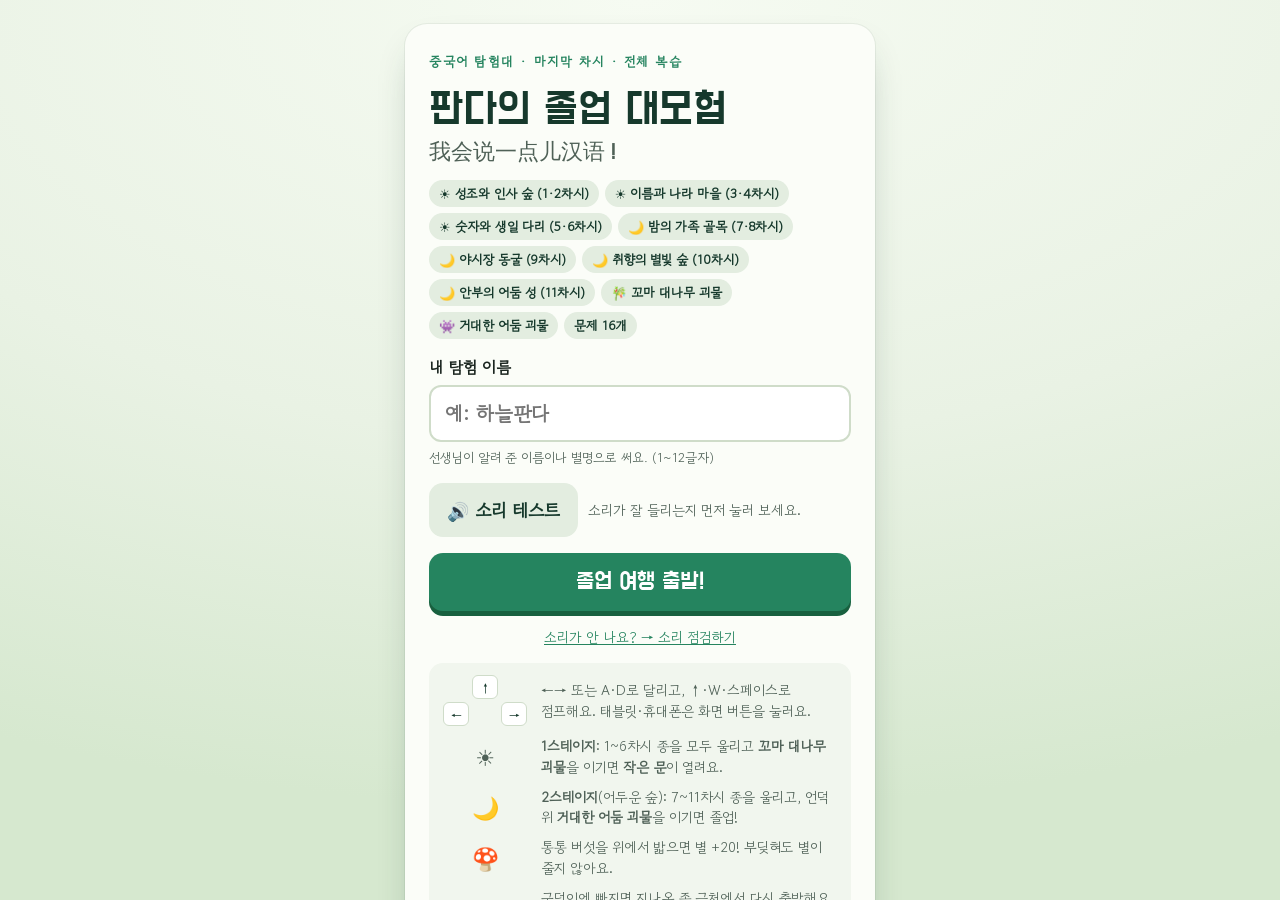
<file: index.html>
<!doctype html>
<html lang="ko">
<head>
<meta charset="utf-8">
<meta name="viewport" content="width=device-width, initial-scale=1, viewport-fit=cover">
<meta name="theme-color" content="#16392c">
<title>판다의 졸업 대모험</title>
<link rel="preconnect" href="https://fonts.googleapis.com">
<link rel="stylesheet" href="https://fonts.googleapis.com/css2?family=Do+Hyeon&family=Gowun+Dodum&family=Noto+Sans:wght@500;700&display=swap">
<link rel="stylesheet" href="style.css">
</head>
<body>
<div id="app">

  <!-- 시작 화면 -->
  <section id="startScreen" class="screen">
    <div class="card">
      <div class="eyebrow" id="stageLabel">중국어 탐험대 · 마지막 차시</div>
      <h1 id="gameTitle">판다의 졸업 대모험<small>我会说一点儿汉语！</small></h1>
      <div class="zonelist" id="zoneList"></div>
      <div id="resumeBox" class="row" hidden>
        <button class="btn primary" id="resumeBtn" type="button">이어서 하기</button>
        <button class="btn ghost" id="newBtn" type="button">처음부터</button>
      </div>
      <div id="newBox" class="stack">
        <label class="field" for="nameInput">내 탐험 이름
          <input type="text" id="nameInput" maxlength="12" autocomplete="off" placeholder="예: 하늘판다">
          <span class="help">선생님이 알려 준 이름이나 별명으로 써요. (1~12글자)</span>
        </label>
        <div class="row">
          <button class="btn" id="testBtn" type="button">🔊 소리 테스트</button>
          <span id="testResult" class="note">소리가 잘 들리는지 먼저 눌러 보세요.</span>
        </div>
        <button class="btn primary" id="startBtn" type="button">졸업 여행 출발!</button>
      </div>
      <a class="checklink" href="sound-check.html">소리가 안 나요? → 소리 점검하기</a>
      <div class="controls-pic">
        <div class="keys"><i class="x"></i><i>↑</i><i class="x"></i><i>←</i><i class="x"></i><i>→</i></div>
        <div>←→ 또는 A·D로 달리고, ↑·W·스페이스로 점프해요. 태블릿·휴대폰은 화면 버튼을 눌러요.</div>
        <div class="ico">☀️</div><div><b>1스테이지</b>: 1~6차시 종을 모두 울리고 <b>꼬마 대나무 괴물</b>을 이기면 <b>작은 문</b>이 열려요.</div>
        <div class="ico">🌙</div><div><b>2스테이지</b>(어두운 숲): 7~11차시 종을 울리고, 언덕 위 <b>거대한 어둠 괴물</b>을 이기면 졸업!</div>
        <div class="ico">🍄</div><div>통통 버섯을 위에서 밟으면 별 +20! 부딪혀도 별이 줄지 않아요.</div>
        <div class="ico">🕳️</div><div>구덩이에 빠지면 지나온 종 근처에서 다시 출발해요. <b>?</b> 상자는 아래에서 머리로 치면 별 점수!</div>
      </div>
    </div>
  </section>

  <!-- 이야기 -->
  <section id="storyScreen" class="screen" hidden>
    <div class="card story-panel">
      <canvas id="storyCanvas" width="440" height="300"></canvas>
      <p class="story-text" id="storyText"></p>
      <div class="dots" id="storyDots"></div>
      <div class="row center">
        <button class="btn ghost" id="skipBtn" type="button">건너뛰기</button>
        <button class="btn primary" id="nextBtn" type="button">다음</button>
      </div>
    </div>
  </section>

  <!-- 게임 -->
  <section id="play" hidden>
    <header id="hud">
      <div class="scorebox"><span class="lab">학습</span><b id="learnScore">0</b></div>
      <div class="scorebox"><span class="lab">별</span><b id="starScore">0</b></div>
      <div class="zonebox"><span class="lab" id="zoneName">성조 숲</span><div class="bells" id="bells" aria-label="이 구역에서 울린 종"></div></div>
      <div class="totalbox"><span class="lab" id="stageTag">STAGE 1 ☀️</span><b id="total">0/16</b></div>
      <div class="spacer"></div>
      <div class="who" id="who"></div>
      <button class="hud-btn" id="soundBtn" type="button" aria-label="소리 설정"><svg viewBox="0 0 24 24" fill="none" stroke="currentColor" stroke-width="2" stroke-linecap="round"><path d="M4 9h4l5-4v14l-5-4H4z"/><path d="M16 9a4 4 0 0 1 0 6M18.5 6.5a8 8 0 0 1 0 11"/></svg></button>
      <span class="netdot off" id="netDot" role="img" aria-label="이 기기에만 저장 중" title="이 기기에만 저장 중"></span>
      <button class="hud-btn" id="rankBtn" type="button" aria-label="반 순위">🏆</button>
      <button class="hud-btn" id="helpBtn" type="button" aria-label="도움말"><svg viewBox="0 0 24 24" fill="none" stroke="currentColor" stroke-width="2" stroke-linecap="round"><circle cx="12" cy="12" r="9"/><path d="M9.5 9.5a2.5 2.5 0 1 1 3.5 2.3c-.6.3-1 .8-1 1.5V14"/><circle cx="12" cy="17" r=".6" fill="currentColor"/></svg></button>
    </header>
    <div id="stage">
      <canvas id="game" aria-label="판다 횡스크롤 게임 화면"></canvas>
      <div id="flash" aria-hidden="true"></div>
      <div id="curtain" aria-live="polite"></div>
      <div id="toast" role="status" aria-live="polite" hidden></div>
      <div id="pad" hidden>
        <div class="pad-move">
          <button type="button" data-key="left" aria-label="왼쪽으로"><svg viewBox="0 0 24 24"><path d="M6 12l10-8v16z" fill="currentColor"/></svg></button>
          <button type="button" data-key="right" aria-label="오른쪽으로"><svg viewBox="0 0 24 24"><path d="M18 12L8 20V4z" fill="currentColor"/></svg></button>
        </div>
        <button type="button" data-key="jump" class="jump" aria-label="점프">점프</button>
      </div>
    </div>
  </section>

  <!-- 퀴즈 -->
  <section id="quiz" hidden><div class="qbox" id="qbox" role="dialog" aria-modal="true"></div></section>

  <!-- 소리 설정 -->
  <section id="soundPanel" class="panel" hidden>
    <div class="card">
      <h2>소리 설정</h2>
      <div class="slider"><label for="volBgm">배경음악</label><input id="volBgm" type="range" min="0" max="100" value="45"><span id="volBgmV">45</span></div>
      <div class="slider"><label for="volSfx">효과음</label><input id="volSfx" type="range" min="0" max="100" value="70"><span id="volSfxV">70</span></div>
      <div class="slider"><label for="volVoice">중국어 소리</label><input id="volVoice" type="range" min="0" max="100" value="100"><span id="volVoiceV">100</span></div>
      <label class="row" for="muteAll"><input type="checkbox" id="muteAll"> 모든 소리 끄기</label>
      <p class="note" id="voiceSourceNote"></p>
      <label class="field" for="renameInput">탐험 이름 고치기
        <input type="text" id="renameInput" maxlength="12" autocomplete="off">
      </label>
      <div class="row"><button class="btn" id="renameBtn" type="button">이름 저장</button><span class="note" id="renameMsg"></span></div>
      <button class="btn primary" id="soundClose" type="button">닫기</button>
    </div>
  </section>

  <!-- 도움말 -->
  <section id="helpPanel" class="panel" hidden>
    <div class="card">
      <h2>탐험 방법</h2>
      <div class="controls-pic">
        <div class="keys"><i class="x"></i><i>↑</i><i class="x"></i><i>←</i><i class="x"></i><i>→</i></div>
        <div>←→·A·D로 달리고 ↑·W·스페이스로 점프해요.</div>
        <div class="ico">🔔</div><div>스테이지마다 종을 모두 금색으로 만들고 괴물의 O/X 문제를 풀어요. 꼬마 괴물을 이기면 작은 문으로 2스테이지에 가요.</div>
        <div class="ico">📍</div><div>위쪽 길 막대에서 깜박이는 종이 아직 안 푼 곳이에요.</div>
        <div class="ico">🍄</div><div>통통 버섯을 위에서 밟으면 별 +20! 부딪혀도 별은 줄지 않아요.</div>
        <div class="ico">⭐</div><div>보너스 별 점수: <b>?</b> 상자 +20, 계단 꼭대기 <b>황금 대나무</b> +50. 안 모아도 문은 열려요.</div>
        <div class="ico">🕳️</div><div>구덩이에 빠지면 지나온 종 근처에서 다시 출발해요. 움직이는 발판을 타고 건너요!</div>
      </div>
      <div class="contour-ref" id="helpContours"></div>
      <button class="btn primary" id="helpClose" type="button">계속 달리기</button>
    </div>
  </section>

  <!-- 반 순위 -->
  <section id="rankPanel" class="panel" hidden>
    <div class="card">
      <h2>🏆 우리 반 순위</h2>
      <p class="note">총점(학습 점수 + 별 점수) 순서예요. 🔔는 울린 종 수, 🚪는 탐험을 마친 친구예요.</p>
      <div id="rankList"></div>
      <button class="btn primary" id="rankClose" type="button">계속 달리기</button>
    </div>
  </section>

  <!-- 종료 -->
  <section id="endScreen" class="screen" hidden>
    <div class="card">
      <div class="eyebrow">🎓 GRADUATION!</div>
      <h1>중국어 탐험대 졸업을 축하해요!</h1>
      <div class="medal grad"><span>중국어<br>졸업생</span></div>
      <div class="nihao final"><span class="zh">我会说一点儿汉语！</span>
        <div class="grow"><div class="py big">Wǒ huì shuō yìdiǎnr Hànyǔ!</div><div class="note">워 후이 숴 이뎬얼 한위! · 나는 중국어를 조금 말할 수 있어요!</div></div>
        <button class="btn" id="nihaoBtn" type="button" aria-label="듣기">▶</button></div>
      <div class="scores3">
        <div><small>학습 점수</small><b id="endLearn">0</b></div>
        <div><small>별 점수</small><b id="endStar">0</b></div>
        <div class="total"><small>총점</small><b id="endTotal">0</b></div>
      </div>
      <div class="stat"><span id="endName"></span><span id="endFirst"></span></div>
      <div class="zones3" id="endZones"></div>
      <div class="stat"><span>보너스</span><span id="endBonus">-</span></div>
      <div class="locked grad"><b>🎉 <span id="nextName"></span></b><span id="nextLine"></span></div>
      <div class="save" id="saveStatus"></div>
      <div class="endrank" id="endRank" hidden><b>🏆 우리 반 순위 <span id="myRank"></span></b><div id="endRankList"></div></div>
      <div class="row center">
        <button class="btn ghost" id="replayBtn" type="button">어둠의 숲으로 돌아가 달리기</button>
      </div>
    </div>
  </section>
</div>

<script src="firebase-config.js"></script>
<script src="net.js"></script>
<script src="game-data.js"></script>
<script src="game.js"></script>
</body>
</html>
</file>
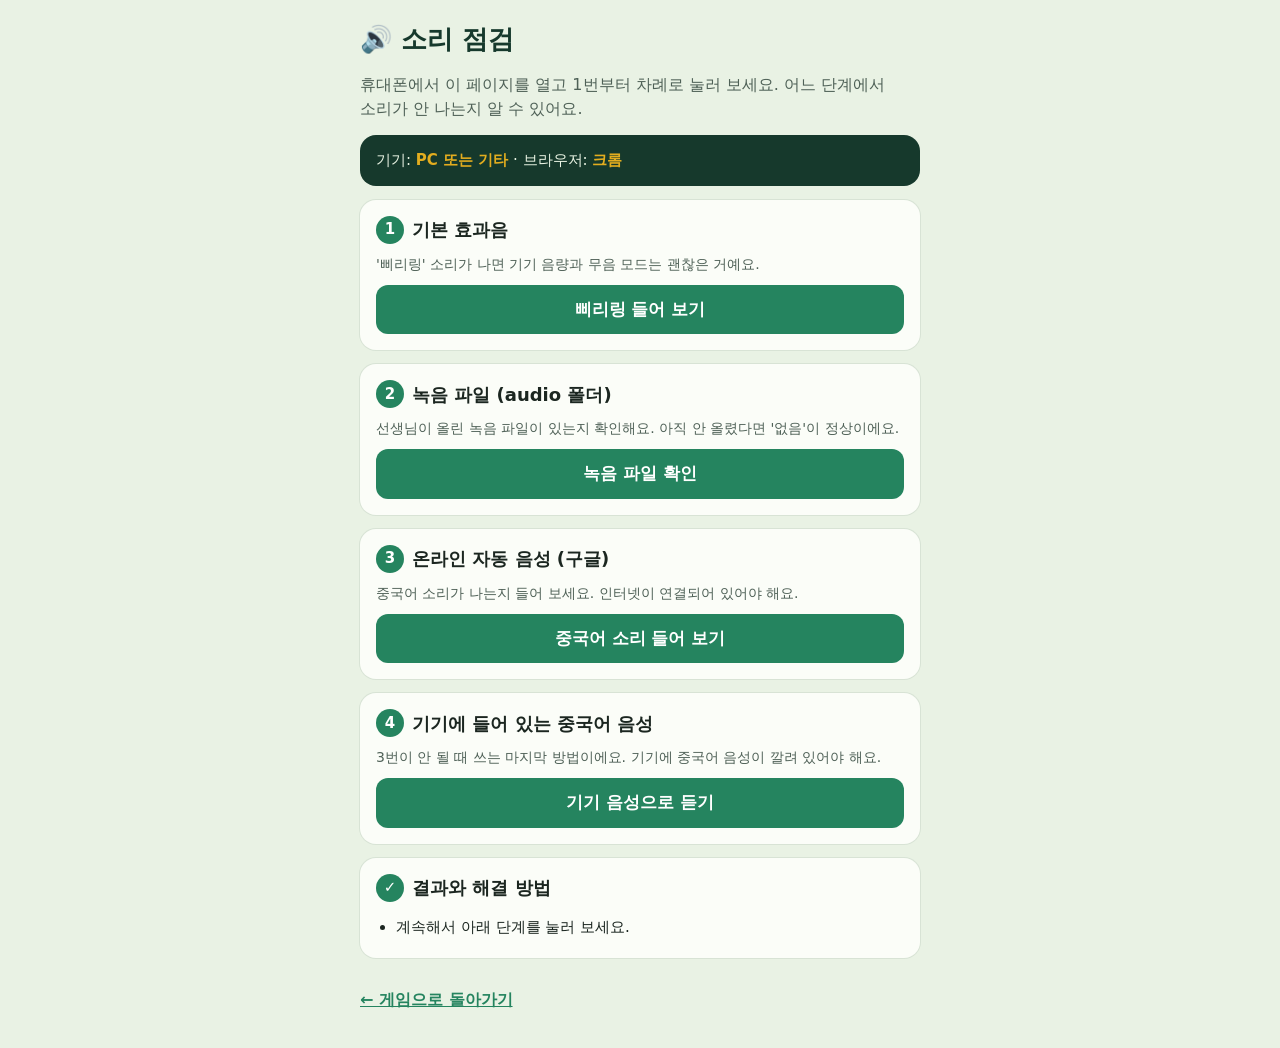
<file: sound-check.html>
<!doctype html>
<html lang="ko">
<head>
<meta charset="utf-8">
<meta name="viewport" content="width=device-width, initial-scale=1, viewport-fit=cover">
<title>소리 점검</title>
<style>
:root{--forest:#16392c;--jade:#25845f;--mist:#e9f2e4;--paper:#fbfdf8;--ink:#1b2620;--soft:#4f6157;--gold:#e3ad1f;--ok:#1f7a4d;--bad:#c9564b;--warn:#8a6200;--line:#cfdcc9;color-scheme:light}
*{box-sizing:border-box}[hidden]{display:none!important}
body{margin:0;background:var(--mist);color:var(--ink);font-family:'Apple SD Gothic Neo','Malgun Gothic',system-ui,sans-serif;word-break:keep-all;line-height:1.5;
  padding-block:20px;padding-left:max(16px,env(safe-area-inset-left,0px));padding-right:max(16px,env(safe-area-inset-right,0px))}
main{max-width:560px;margin:0 auto;display:flex;flex-direction:column;gap:14px}
h1{margin:0;font-size:26px;color:var(--forest)}
.lead{margin:0;color:var(--soft)}
.env{background:var(--forest);color:#eaf4e4;border-radius:16px;padding:14px 16px;font-size:15px}
.env b{color:var(--gold)}
.step{background:var(--paper);border-radius:16px;padding:16px;display:flex;flex-direction:column;gap:10px;box-shadow:0 0 0 1px rgba(22,57,44,.08)}
.step h2{margin:0;font-size:18px;display:flex;gap:8px;align-items:center}
.step h2 span{display:grid;place-items:center;width:28px;height:28px;border-radius:50%;background:var(--jade);color:#fff;font-size:15px;flex:none}
.step p{margin:0;font-size:14px;color:var(--soft)}
button{font:inherit;font-weight:700;font-size:17px;border:0;border-radius:12px;padding:12px 16px;background:var(--jade);color:#fff;min-height:48px;cursor:pointer}
.res{font-size:15px;font-weight:700;padding:8px 12px;border-radius:10px;background:#eef3ec}
.res.ok{background:#dff2e6;color:var(--ok)}.res.bad{background:#fbe3df;color:var(--bad)}.res.warn{background:#fff3cf;color:var(--warn)}
.res:empty{display:none}
ul{margin:0;padding-left:20px;font-size:15px}
li{margin:4px 0}
.ask{display:flex;gap:8px;flex-wrap:wrap}
.ask button{background:#e3ede0;color:var(--forest);font-size:15px;min-height:40px;padding:8px 14px}
a{color:var(--jade);font-weight:700}
</style>
</head>
<body>
<main>
  <h1>🔊 소리 점검</h1>
  <p class="lead">휴대폰에서 이 페이지를 열고 1번부터 차례로 눌러 보세요. 어느 단계에서 소리가 안 나는지 알 수 있어요.</p>
  <div class="env" id="env">기기 확인 중…</div>

  <section class="step">
    <h2><span>1</span>기본 효과음</h2>
    <p>'삐리링' 소리가 나면 기기 음량과 무음 모드는 괜찮은 거예요.</p>
    <button type="button" id="b1">삐리링 들어 보기</button>
    <div class="ask" id="a1" hidden><button type="button" data-a="1" data-v="y">들려요</button><button type="button" data-a="1" data-v="n">안 들려요</button></div>
    <div class="res" id="r1"></div>
  </section>

  <section class="step">
    <h2><span>2</span>녹음 파일 (audio 폴더)</h2>
    <p>선생님이 올린 녹음 파일이 있는지 확인해요. 아직 안 올렸다면 '없음'이 정상이에요.</p>
    <button type="button" id="b2">녹음 파일 확인</button>
    <div class="res" id="r2"></div>
  </section>

  <section class="step">
    <h2><span>3</span>온라인 자동 음성 (구글)</h2>
    <p>중국어 소리가 나는지 들어 보세요. 인터넷이 연결되어 있어야 해요.</p>
    <button type="button" id="b3">중국어 소리 들어 보기</button>
    <div class="ask" id="a3" hidden><button type="button" data-a="3" data-v="y">들려요</button><button type="button" data-a="3" data-v="n">안 들려요</button></div>
    <div class="res" id="r3"></div>
  </section>

  <section class="step">
    <h2><span>4</span>기기에 들어 있는 중국어 음성</h2>
    <p>3번이 안 될 때 쓰는 마지막 방법이에요. 기기에 중국어 음성이 깔려 있어야 해요.</p>
    <button type="button" id="b4">기기 음성으로 듣기</button>
    <div class="ask" id="a4" hidden><button type="button" data-a="4" data-v="y">들려요</button><button type="button" data-a="4" data-v="n">안 들려요</button></div>
    <div class="res" id="r4"></div>
  </section>

  <section class="step">
    <h2><span>✓</span>결과와 해결 방법</h2>
    <div id="advice"><p>위 단계를 눌러 보면 여기에 해결 방법이 나와요.</p></div>
  </section>

  <p><a href="index.html">← 게임으로 돌아가기</a></p>
</main>
<script src="game-data.js"></script>
<script>
(() => {
const D = window.GAME_DATA || { audio:{ onlineVoiceUrl:'https://translate.google.com/translate_tts?ie=UTF-8&tl=zh-CN&client=tw-ob&q=', sounds:{ ma1:{ file:'audio/ma1.mp3', text:'妈' } } } };
const $ = s => document.querySelector(s);
const ua = navigator.userAgent;
const isIOS = /iPhone|iPad|iPod/.test(ua) || (navigator.platform === 'MacIntel' && navigator.maxTouchPoints > 1);
const isAndroid = /Android/.test(ua);
const inApp = /KAKAOTALK|NAVER|Instagram|FBAN|FBAV|Line\/|DaumApps|everytimeApp|; wv\)/i.test(ua);
const appName = /KAKAOTALK/i.test(ua) ? '카카오톡' : /NAVER/i.test(ua) ? '네이버' : /Instagram/i.test(ua) ? '인스타그램' : /FBAN|FBAV/.test(ua) ? '페이스북' : /Line\//.test(ua) ? '라인' : '앱';
const R = {};
const firstId = () => D.audio.sounds.ma1 ? 'ma1' : Object.keys(D.audio.sounds)[0];
const firstFile = () => (D.audio.sounds[firstId()].file || `audio/${firstId()}.mp3`);
$('#env').innerHTML = `기기: <b>${isIOS ? '아이폰·아이패드' : isAndroid ? '안드로이드' : 'PC 또는 기타'}</b> · 브라우저: <b>${inApp ? appName + ' 안의 브라우저' : /CriOS|Chrome/.test(ua) ? '크롬' : /Safari/.test(ua) ? '사파리' : '기타'}</b>`
  + (inApp ? `<br>⚠ ${appName} 안에서 열린 화면은 소리가 막히는 경우가 많아요. 오른쪽 위 메뉴에서 <b>'다른 브라우저로 열기'</b>를 눌러 크롬이나 사파리로 열어 주세요.` : '');

function show(id, cls, html){ const el = $('#r' + id); el.className = 'res ' + cls; el.innerHTML = html; }
function ask(id){ $('#a' + id).hidden = false; }
document.querySelectorAll('[data-a]').forEach(b => b.onclick = () => {
  const id = b.dataset.a, ok = b.dataset.v === 'y'; R[id] = ok ? 'ok' : 'no';
  $('#a' + id).hidden = true;
  show(id, ok ? 'ok' : 'bad', ok ? '✔ 들려요' : '✘ 안 들려요');
  advise();
});

let ctx;
$('#b1').onclick = () => {
  try {
    ctx = ctx || new (window.AudioContext || window.webkitAudioContext)();
    if (ctx.state === 'suspended') ctx.resume();
    const t = ctx.currentTime;
    [659, 784, 988].forEach((f, i) => { const o = ctx.createOscillator(), g = ctx.createGain(); o.frequency.value = f; g.gain.setValueAtTime(.25, t + i*.12); g.gain.exponentialRampToValueAtTime(.001, t + i*.12 + .3); o.connect(g); g.connect(ctx.destination); o.start(t + i*.12); o.stop(t + i*.12 + .35); });
    show(1, 'warn', '소리가 났나요?'); ask(1);
  } catch(e){ R[1] = 'no'; show(1, 'bad', '이 브라우저는 효과음을 낼 수 없어요.'); advise(); }
};

const player = new Audio();
function tryPlay(url){
  return new Promise((res, rej) => {
    let done = false; const fin = (f, v) => { if (!done){ done = true; clearTimeout(to); f(v); } };
    const to = setTimeout(() => fin(rej, 'timeout'), 7000);
    player.onerror = () => fin(rej, 'load');
    player.onplaying = () => fin(res, 'playing');
    player.src = url;
    const p = player.play(); if (p && p.catch) p.catch(err => fin(rej, err && err.name === 'NotAllowedError' ? 'blocked' : 'load'));
  });
}
$('#b2').onclick = async () => {
  show(2, 'warn', '확인 중…');
  try { await tryPlay(firstFile()); R[2] = 'ok'; show(2, 'ok', '✔ 녹음 파일이 있어요. 지금 나오는 소리가 녹음 파일이에요.'); }
  catch(e){ R[2] = 'none'; show(2, e === 'blocked' ? 'bad' : 'warn', e === 'blocked' ? '✘ 브라우저가 재생을 막았어요.' : '녹음 파일 없음 (아직 안 올렸다면 정상이에요)'); }
  advise();
};
$('#b3').onclick = async () => {
  show(3, 'warn', '불러오는 중…');
  try { await tryPlay(D.audio.onlineVoiceUrl + encodeURIComponent((D.audio.sounds.ma1 || Object.values(D.audio.sounds)[0]).text)); show(3, 'warn', '소리가 났나요?'); ask(3); }
  catch(e){ R[3] = e; show(3, 'bad', e === 'blocked' ? '✘ 브라우저가 재생을 막았어요.' : e === 'timeout' ? '✘ 응답이 너무 늦어요. 인터넷 연결을 확인해 주세요.' : '✘ 온라인 음성에 연결하지 못했어요.'); advise(); }
};
function voices(){ return window.speechSynthesis ? speechSynthesis.getVoices() : []; }
if (window.speechSynthesis){ voices(); speechSynthesis.onvoiceschanged = () => {}; }
$('#b4').onclick = () => {
  if (!window.speechSynthesis){ R[4] = 'none'; show(4, 'bad', '✘ 이 브라우저는 기기 음성을 지원하지 않아요.'); advise(); return; }
  const zh = voices().filter(v => /^zh|cmn/i.test(v.lang));
  const u = new SpeechSynthesisUtterance(D.audio.sounds[firstId()].text); u.lang = 'zh-CN'; u.rate = .85;
  const v = zh.find(v => /CN/i.test(v.lang)) || zh[0]; if (v) u.voice = v;
  speechSynthesis.cancel(); speechSynthesis.speak(u);
  if (voices().length && !zh.length){ R[4] = 'none'; show(4, 'bad', '✘ 기기에 중국어 음성이 없어요.'); advise(); return; }
  show(4, 'warn', (v ? `사용한 음성: ${v.name}<br>` : '') + '소리가 났나요?'); ask(4);
};

function advise(){
  const tips = [];
  if (inApp) tips.push(`<b>${appName} 안에서 열려 있어요.</b> 메뉴(⋮ 또는 ···)에서 '다른 브라우저로 열기'를 눌러 크롬이나 사파리로 다시 열어 주세요.`);
  if (R[1] === 'no'){
    tips.push(isIOS ? '<b>아이폰 왼쪽 옆의 무음 스위치</b>가 켜져 있으면(주황색이 보이면) 게임 소리가 안 나요. 스위치를 올려 무음을 꺼 주세요. (아이폰 15 Pro 이상은 동작 버튼 또는 제어 센터의 무음 모드)'
                : '휴대폰 옆 음량 버튼으로 <b>미디어 음량</b>을 올려 주세요. 방해 금지 모드도 꺼 주세요.');
    tips.push('블루투스 이어폰이 연결되어 있지 않은지 확인해 주세요.');
  }
  if (R[3] === 'ok' || R[2] === 'ok') tips.push('✔ 이 기기에서는 게임의 중국어 소리가 들려야 해요. 게임을 <b>새로고침</b>한 뒤, 문제 창의 <b>▶ 듣기</b>를 직접 눌러 보세요.');
  else if (R[3] === 'no' || R[3] === 'load' || R[3] === 'timeout' || R[3] === 'blocked'){
    tips.push('온라인 음성이 이 기기·인터넷에서 막혀 있어요. 학교 와이파이가 막는 경우도 있으니 휴대폰 데이터로도 한 번 시험해 보세요.');
    if (R[4] === 'ok') tips.push('대신 기기 음성(4번)은 되니 게임은 그 소리로 진행돼요. 다만 성조가 검수되지 않은 임시 음성이에요.');
    else tips.push('가장 확실한 해결책은 <b>녹음 파일(MP3)</b>을 audio 폴더에 올리는 거예요 (audio-list.html에 목록이 있어요). 그러면 인터넷 음성이나 기기 음성 없이도 모든 기기에서 같은 소리가 나요.');
  }
  if (R[4] === 'none' && isAndroid) tips.push('안드로이드: 설정 → 일반(또는 접근성) → 텍스트 음성 변환 → Google 음성 엔진 → 언어에서 <b>중국어(중국)</b> 음성을 내려받을 수 있어요.');
  if (R[4] === 'none' && isIOS) tips.push('아이폰: 설정 → 손쉬운 사용 → 읽기 및 말하기 → 음성 → <b>중국어(중국 본토)</b> 음성을 내려받을 수 있어요.');
  if (!tips.length) tips.push('계속해서 아래 단계를 눌러 보세요.');
  $('#advice').innerHTML = '<ul>' + tips.map(t => `<li>${t}</li>`).join('') + '</ul>';
}
advise();
})();
</script>
</body>
</html>
</file>
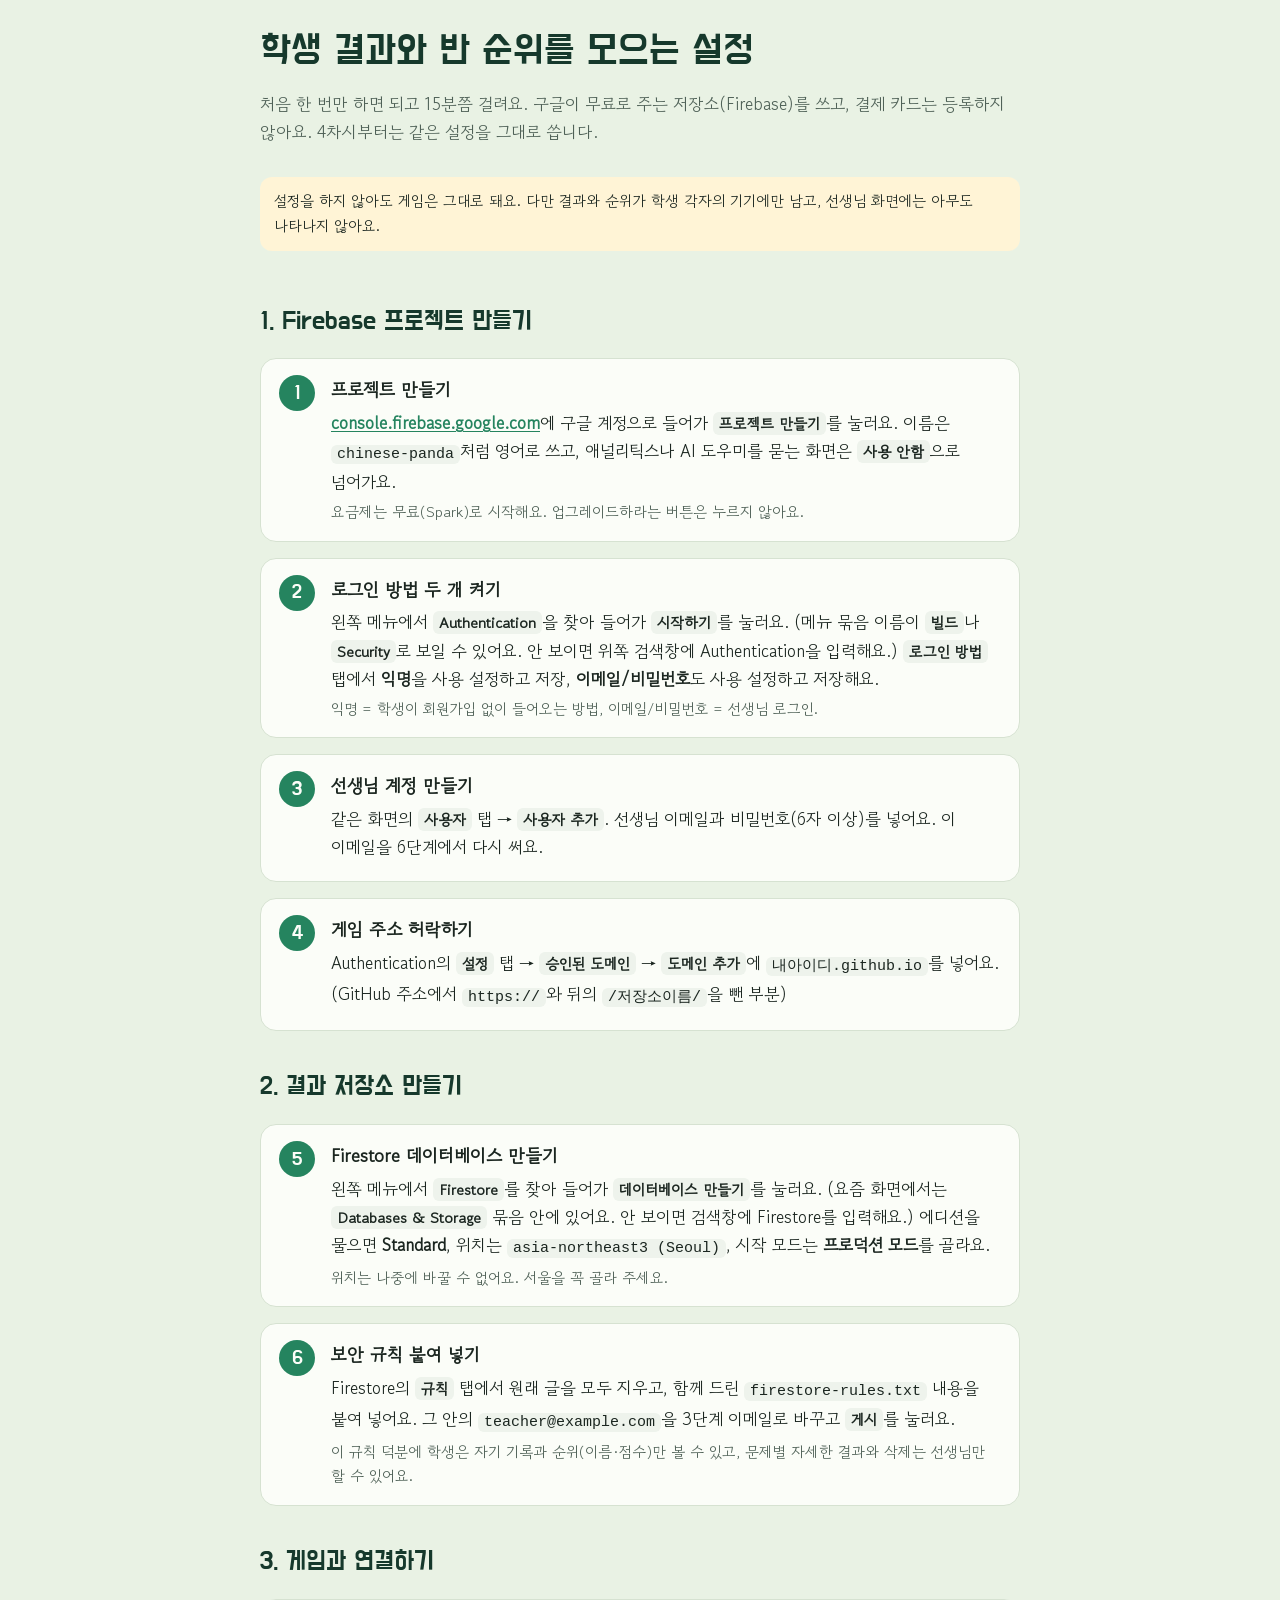
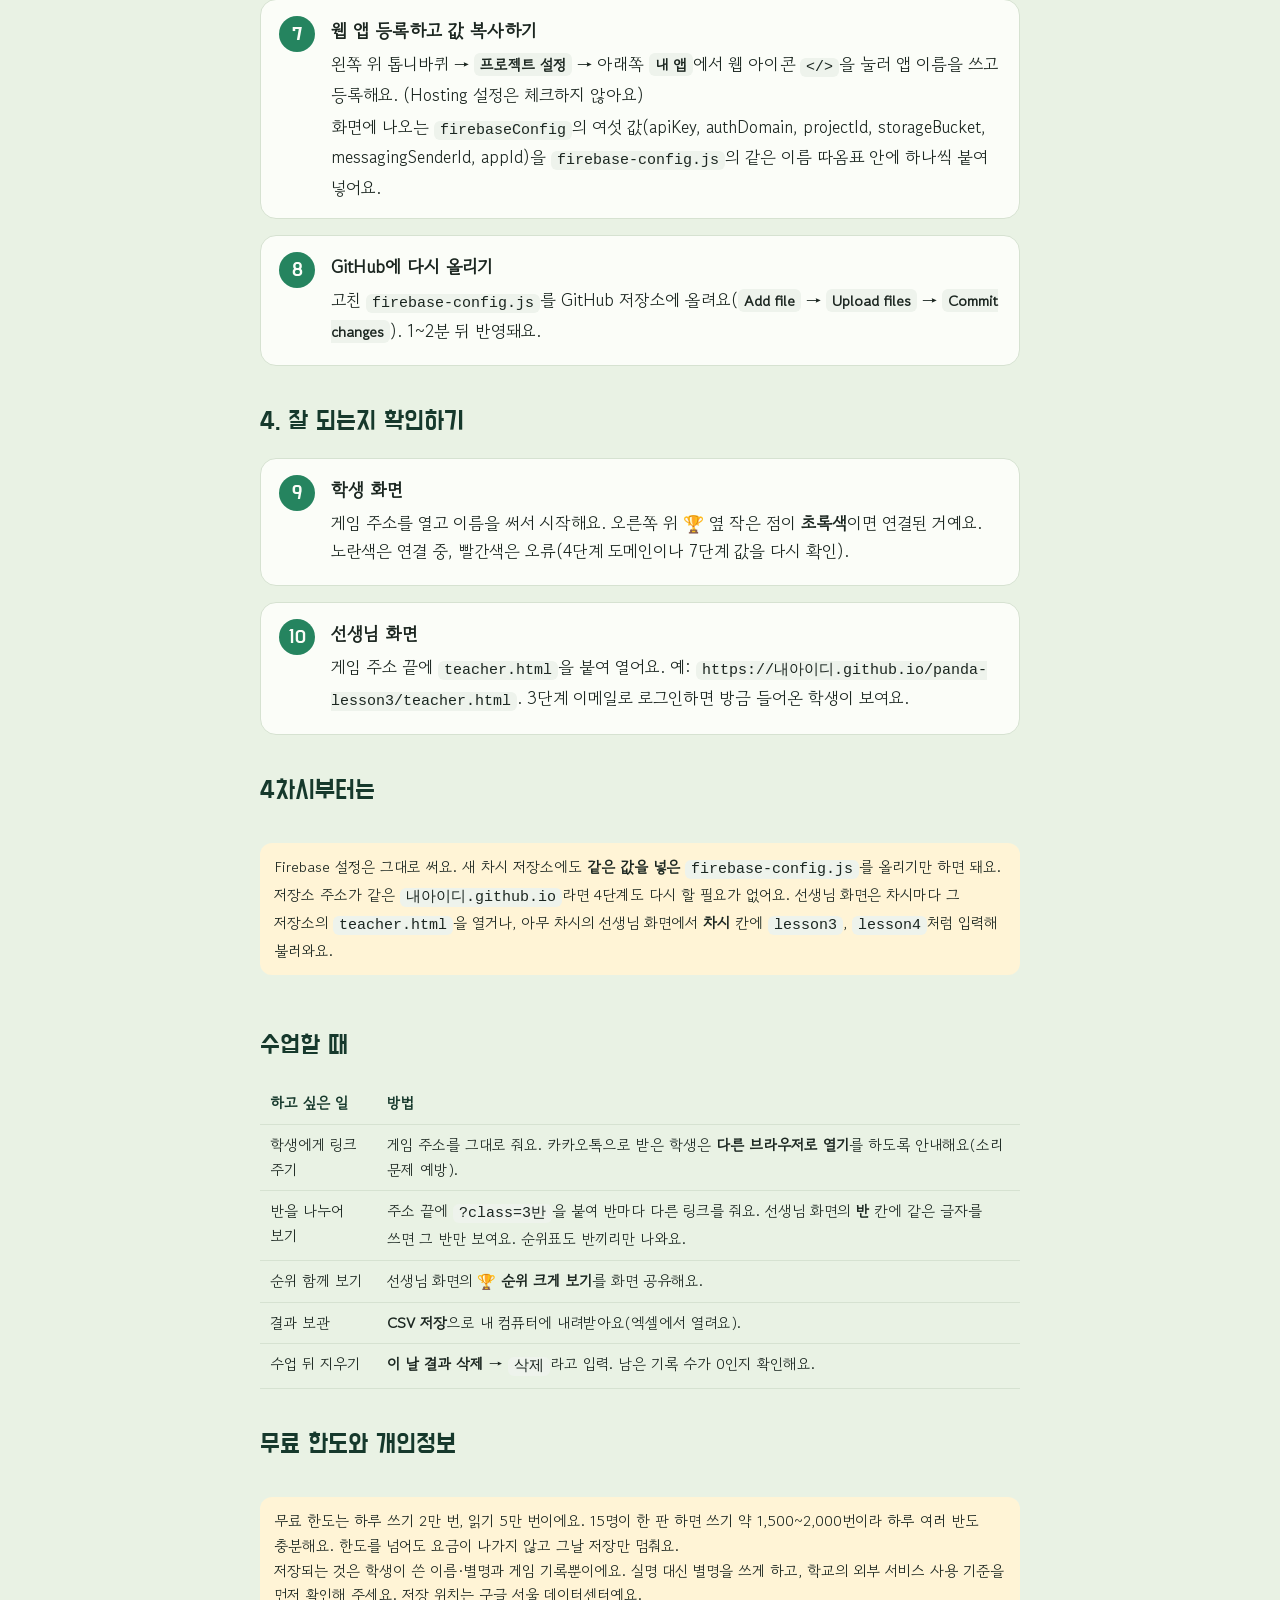
<file: 설정안내.html>
<!doctype html>
<html lang="ko">
<head>
<meta charset="utf-8">
<meta name="viewport" content="width=device-width, initial-scale=1, viewport-fit=cover">
<meta name="claude:viewport-fit-sides" content="cover">
<title>결과 모으기 설정 안내</title>
<link rel="preconnect" href="https://fonts.googleapis.com">
<link rel="stylesheet" href="https://fonts.googleapis.com/css2?family=Do+Hyeon&family=Gowun+Dodum&display=swap">
<style>
/* Layout: one reading column; numbered steps as cards, each with what to click and what you should see. */
:root{--forest:#16392c;--jade:#25845f;--mist:#e9f2e4;--paper:#fbfdf8;--ink:#1b2620;--soft:#4f6157;--gold:#e3ad1f;--line:#d6e2d1;--warn:#fff4d6;--code:#eef3ec;
  --f-display:'Do Hyeon','Gowun Dodum',system-ui,sans-serif;--f-body:'Gowun Dodum','Apple SD Gothic Neo','Malgun Gothic',system-ui,sans-serif}
@media (prefers-color-scheme: dark){:root:not([data-theme="light"]){--forest:#bfe3c9;--jade:#6fcf9b;--mist:#101a15;--paper:#17241d;--ink:#e6efe8;--soft:#a9bdb1;--gold:#f2c14e;--line:#2c3d33;--warn:#3a321b;--code:#22332a;color-scheme:dark}}
:root[data-theme="dark"]{--forest:#bfe3c9;--jade:#6fcf9b;--mist:#101a15;--paper:#17241d;--ink:#e6efe8;--soft:#a9bdb1;--gold:#f2c14e;--line:#2c3d33;--warn:#3a321b;--code:#22332a;color-scheme:dark}
*{box-sizing:border-box}
body{margin:0;background:var(--mist);color:var(--ink);font-family:var(--f-body);font-size:17px;line-height:1.65;word-break:keep-all;
  padding-block:28px;padding-left:max(16px,env(safe-area-inset-left,0px));padding-right:max(16px,env(safe-area-inset-right,0px))}
main{max-width:760px;margin:0 auto;display:flex;flex-direction:column;gap:16px}
h1{font-family:var(--f-display);font-weight:400;font-size:clamp(30px,6vw,40px);line-height:1.15;color:var(--forest);margin:0;text-wrap:balance}
h2{font-family:var(--f-display);font-weight:400;font-size:26px;color:var(--forest);margin:18px 0 0}
.lead{margin:0;color:var(--soft)}
.step{background:var(--paper);border-radius:16px;padding:16px 18px;border:1px solid var(--line);display:grid;grid-template-columns:40px 1fr;gap:4px 12px}
.num{width:36px;height:36px;border-radius:50%;background:var(--jade);color:var(--paper);display:grid;place-items:center;font-family:var(--f-display);font-size:20px;grid-row:span 3}
.step b.t{font-size:18px}
.step p,.step ul{margin:0}
.step ul{padding-left:20px}
.see{color:var(--soft);font-size:15px}
.note{background:var(--warn);border-radius:12px;padding:12px 14px;font-size:15px}
code,kbd{background:var(--code);border-radius:6px;padding:1px 6px;font-size:15px;font-family:ui-monospace,Menlo,Consolas,monospace}
kbd{font-family:var(--f-body);font-weight:700}
table{border-collapse:collapse;width:100%;font-size:15px}
.wrap{overflow-x:auto}
th,td{border-bottom:1px solid var(--line);padding:8px 10px;text-align:left;vertical-align:top}
th{color:var(--forest)}
a{color:var(--jade);font-weight:700}
</style>
</head>
<body>
<main>
  <h1>학생 결과와 반 순위를 모으는 설정</h1>
  <p class="lead">처음 한 번만 하면 되고 15분쯤 걸려요. 구글이 무료로 주는 저장소(Firebase)를 쓰고, 결제 카드는 등록하지 않아요. 4차시부터는 같은 설정을 그대로 씁니다.</p>
  <p class="note">설정을 하지 않아도 게임은 그대로 돼요. 다만 결과와 순위가 학생 각자의 기기에만 남고, 선생님 화면에는 아무도 나타나지 않아요.</p>

  <h2>1. Firebase 프로젝트 만들기</h2>
  <div class="step"><span class="num">1</span><b class="t">프로젝트 만들기</b>
    <p><a href="https://console.firebase.google.com" target="_blank" rel="noopener">console.firebase.google.com</a>에 구글 계정으로 들어가 <kbd>프로젝트 만들기</kbd>를 눌러요. 이름은 <code>chinese-panda</code>처럼 영어로 쓰고, 애널리틱스나 AI 도우미를 묻는 화면은 <kbd>사용 안함</kbd>으로 넘어가요.</p>
    <p class="see">요금제는 무료(Spark)로 시작해요. 업그레이드하라는 버튼은 누르지 않아요.</p></div>
  <div class="step"><span class="num">2</span><b class="t">로그인 방법 두 개 켜기</b>
    <p>왼쪽 메뉴에서 <kbd>Authentication</kbd>을 찾아 들어가 <kbd>시작하기</kbd>를 눌러요. (메뉴 묶음 이름이 <kbd>빌드</kbd>나 <kbd>Security</kbd>로 보일 수 있어요. 안 보이면 위쪽 검색창에 Authentication을 입력해요.) <kbd>로그인 방법</kbd> 탭에서 <b>익명</b>을 사용 설정하고 저장, <b>이메일/비밀번호</b>도 사용 설정하고 저장해요.</p>
    <p class="see">익명 = 학생이 회원가입 없이 들어오는 방법, 이메일/비밀번호 = 선생님 로그인.</p></div>
  <div class="step"><span class="num">3</span><b class="t">선생님 계정 만들기</b>
    <p>같은 화면의 <kbd>사용자</kbd> 탭 → <kbd>사용자 추가</kbd>. 선생님 이메일과 비밀번호(6자 이상)를 넣어요. 이 이메일을 6단계에서 다시 써요.</p></div>
  <div class="step"><span class="num">4</span><b class="t">게임 주소 허락하기</b>
    <p>Authentication의 <kbd>설정</kbd> 탭 → <kbd>승인된 도메인</kbd> → <kbd>도메인 추가</kbd>에 <code>내아이디.github.io</code>를 넣어요. (GitHub 주소에서 <code>https://</code>와 뒤의 <code>/저장소이름/</code>을 뺀 부분)</p></div>

  <h2>2. 결과 저장소 만들기</h2>
  <div class="step"><span class="num">5</span><b class="t">Firestore 데이터베이스 만들기</b>
    <p>왼쪽 메뉴에서 <kbd>Firestore</kbd>를 찾아 들어가 <kbd>데이터베이스 만들기</kbd>를 눌러요. (요즘 화면에서는 <kbd>Databases &amp; Storage</kbd> 묶음 안에 있어요. 안 보이면 검색창에 Firestore를 입력해요.) 에디션을 물으면 <b>Standard</b>, 위치는 <code>asia-northeast3 (Seoul)</code>, 시작 모드는 <b>프로덕션 모드</b>를 골라요.</p>
    <p class="see">위치는 나중에 바꿀 수 없어요. 서울을 꼭 골라 주세요.</p></div>
  <div class="step"><span class="num">6</span><b class="t">보안 규칙 붙여 넣기</b>
    <p>Firestore의 <kbd>규칙</kbd> 탭에서 원래 글을 모두 지우고, 함께 드린 <code>firestore-rules.txt</code> 내용을 붙여 넣어요. 그 안의 <code>teacher@example.com</code>을 3단계 이메일로 바꾸고 <kbd>게시</kbd>를 눌러요.</p>
    <p class="see">이 규칙 덕분에 학생은 자기 기록과 순위(이름·점수)만 볼 수 있고, 문제별 자세한 결과와 삭제는 선생님만 할 수 있어요.</p></div>

  <h2>3. 게임과 연결하기</h2>
  <div class="step"><span class="num">7</span><b class="t">웹 앱 등록하고 값 복사하기</b>
    <p>왼쪽 위 톱니바퀴 → <kbd>프로젝트 설정</kbd> → 아래쪽 <kbd>내 앱</kbd>에서 웹 아이콘 <code>&lt;/&gt;</code>을 눌러 앱 이름을 쓰고 등록해요. (Hosting 설정은 체크하지 않아요)</p>
    <p>화면에 나오는 <code>firebaseConfig</code>의 여섯 값(apiKey, authDomain, projectId, storageBucket, messagingSenderId, appId)을 <code>firebase-config.js</code>의 같은 이름 따옴표 안에 하나씩 붙여 넣어요.</p></div>
  <div class="step"><span class="num">8</span><b class="t">GitHub에 다시 올리기</b>
    <p>고친 <code>firebase-config.js</code>를 GitHub 저장소에 올려요(<kbd>Add file</kbd> → <kbd>Upload files</kbd> → <kbd>Commit changes</kbd>). 1~2분 뒤 반영돼요.</p></div>

  <h2>4. 잘 되는지 확인하기</h2>
  <div class="step"><span class="num">9</span><b class="t">학생 화면</b>
    <p>게임 주소를 열고 이름을 써서 시작해요. 오른쪽 위 🏆 옆 작은 점이 <b>초록색</b>이면 연결된 거예요. 노란색은 연결 중, 빨간색은 오류(4단계 도메인이나 7단계 값을 다시 확인).</p></div>
  <div class="step"><span class="num">10</span><b class="t">선생님 화면</b>
    <p>게임 주소 끝에 <code>teacher.html</code>을 붙여 열어요. 예: <code>https://내아이디.github.io/panda-lesson3/teacher.html</code>. 3단계 이메일로 로그인하면 방금 들어온 학생이 보여요.</p></div>

  <h2>4차시부터는</h2>
  <p class="note">Firebase 설정은 그대로 써요. 새 차시 저장소에도 <b>같은 값을 넣은</b> <code>firebase-config.js</code>를 올리기만 하면 돼요. 저장소 주소가 같은 <code>내아이디.github.io</code>라면 4단계도 다시 할 필요가 없어요. 선생님 화면은 차시마다 그 저장소의 <code>teacher.html</code>을 열거나, 아무 차시의 선생님 화면에서 <b>차시</b> 칸에 <code>lesson3</code>, <code>lesson4</code>처럼 입력해 불러와요.</p>

  <h2>수업할 때</h2>
  <div class="wrap"><table>
    <tr><th>하고 싶은 일</th><th>방법</th></tr>
    <tr><td>학생에게 링크 주기</td><td>게임 주소를 그대로 줘요. 카카오톡으로 받은 학생은 <b>다른 브라우저로 열기</b>를 하도록 안내해요(소리 문제 예방).</td></tr>
    <tr><td>반을 나누어 보기</td><td>주소 끝에 <code>?class=3반</code>을 붙여 반마다 다른 링크를 줘요. 선생님 화면의 <b>반</b> 칸에 같은 글자를 쓰면 그 반만 보여요. 순위표도 반끼리만 나와요.</td></tr>
    <tr><td>순위 함께 보기</td><td>선생님 화면의 <b>🏆 순위 크게 보기</b>를 화면 공유해요.</td></tr>
    <tr><td>결과 보관</td><td><b>CSV 저장</b>으로 내 컴퓨터에 내려받아요(엑셀에서 열려요).</td></tr>
    <tr><td>수업 뒤 지우기</td><td><b>이 날 결과 삭제</b> → <code>삭제</code>라고 입력. 남은 기록 수가 0인지 확인해요.</td></tr>
  </table></div>

  <h2>무료 한도와 개인정보</h2>
  <p class="note">무료 한도는 하루 쓰기 2만 번, 읽기 5만 번이에요. 15명이 한 판 하면 쓰기 약 1,500~2,000번이라 하루 여러 반도 충분해요. 한도를 넘어도 요금이 나가지 않고 그날 저장만 멈춰요.<br>
  저장되는 것은 학생이 쓴 이름·별명과 게임 기록뿐이에요. 실명 대신 별명을 쓰게 하고, 학교의 외부 서비스 사용 기준을 먼저 확인해 주세요. 저장 위치는 구글 서울 데이터센터예요.</p>
</main>
</body>
</html>
</file>
<file: style.css>
/* 중국어 탐험대 STAGE 01 · 화면 꾸미기
   Layout: HUD strip on top, the 16:9 side-scrolling stage fills the rest, touch buttons float over its bottom corners. */
:root{
  --forest:#16392c; --jade:#25845f; --leaf:#9ccc6e; --mist:#e9f2e4; --paper:#fbfdf8;
  --ink:#1b2620; --ink-soft:#4f6157; --gold:#e3ad1f; --pond:#4fa6cc; --miss:#c9564b; --line:#cfdcc9;
  --f-display:'Do Hyeon','Gowun Dodum',system-ui,sans-serif;
  --f-body:'Gowun Dodum','Apple SD Gothic Neo','Malgun Gothic',system-ui,sans-serif;
  --f-pinyin:'Noto Sans','Segoe UI','Helvetica Neue',Arial,sans-serif;
  color-scheme:light;
}
*{box-sizing:border-box}
[hidden]{display:none!important}
html,body{height:100%;margin:0}
body{word-break:keep-all;background:var(--forest);color:var(--ink);font-family:var(--f-body);font-size:16px;overflow:hidden;
  padding-left:env(safe-area-inset-left,0px);padding-right:env(safe-area-inset-right,0px)}
button{font-family:inherit;font-size:inherit;cursor:pointer;color:inherit}
button:focus-visible,input:focus-visible{outline:3px solid var(--pond);outline-offset:2px}
.py{font-family:var(--f-pinyin);font-weight:700}
.py.big{font-size:20px}
.grow{flex:1;min-width:0}
#app{position:relative;height:100%}

/* ---------- 큰 화면들 ---------- */
.screen{position:absolute;inset:0;display:flex;align-items:flex-start;justify-content:center;overflow:auto;z-index:30;
  padding-block:24px;padding-left:max(16px,env(safe-area-inset-left,0px));padding-right:max(16px,env(safe-area-inset-right,0px));
  background:radial-gradient(120% 90% at 50% 0%,#f6fbf2 0%,var(--mist) 55%,#d6e8cf 100%)}
.card{background:var(--paper);border-radius:22px;box-shadow:0 18px 40px -18px rgba(22,57,44,.45),0 0 0 1px rgba(22,57,44,.06);
  width:min(470px,100%);margin:auto 0;padding:28px 24px;display:flex;flex-direction:column;gap:16px}
.stack{display:flex;flex-direction:column;gap:16px}
.eyebrow{font-size:13px;letter-spacing:.12em;color:var(--jade);font-weight:700}
h1{font-family:var(--f-display);font-weight:400;font-size:clamp(32px,8vw,44px);line-height:1.08;color:var(--forest);margin:0;text-wrap:balance}
h1 small{display:block;font-size:.5em;color:var(--ink-soft);margin-top:6px}
h2{font-family:var(--f-display);font-weight:400;font-size:26px;color:var(--forest);margin:0}
label.field{display:flex;flex-direction:column;gap:6px;font-weight:700}
label.field .help{font-weight:400;font-size:13px;color:var(--ink-soft)}
input[type=text]{font:inherit;font-size:20px;padding:12px 14px;border-radius:12px;border:2px solid var(--line);background:#fff;color:var(--ink)}
input[type=text]:focus{border-color:var(--jade);outline:none}
.btn{border:0;border-radius:14px;padding:14px 18px;font-size:18px;font-weight:700;background:#e3ede0;color:var(--forest);min-height:48px}
.btn.primary{background:var(--jade);color:#fff;font-family:var(--f-display);font-weight:400;font-size:24px;box-shadow:0 5px 0 #18603f}
.btn.primary:active{transform:translateY(3px);box-shadow:0 2px 0 #18603f}
.btn.ghost{background:transparent;border:2px solid var(--line)}
.btn:disabled{opacity:.45;cursor:not-allowed}
.row{display:flex;gap:10px;flex-wrap:wrap;align-items:center}
.row.center{justify-content:center}
.note{font-size:14px;color:var(--ink-soft);line-height:1.5}
.badge-temp{display:inline-flex;gap:6px;align-items:center;font-size:12px;padding:4px 8px;border-radius:999px;background:#fff3cf;color:#7a5600}
.badge-ok{background:#dff2e6;color:#165c3c}
.controls-pic{display:grid;grid-template-columns:auto 1fr;gap:10px 14px;align-items:center;font-size:14px;color:var(--ink-soft);
  background:#f1f6ee;border-radius:14px;padding:12px 14px;line-height:1.45}
.controls-pic .ico{font-size:22px;text-align:center}
.keys{display:grid;grid-template-columns:repeat(3,26px);gap:3px}
.keys i{display:grid;place-items:center;width:26px;height:24px;border-radius:6px;background:#fff;border:1px solid var(--line);font-style:normal;font-size:12px;color:var(--forest)}
.keys i.x{visibility:hidden}
.story-panel{align-items:center;text-align:center}
.story-panel canvas{width:220px;height:150px}
.story-text{font-size:20px;line-height:1.55;min-height:3.2em;text-wrap:balance;margin:0}
.dots{display:flex;gap:6px}.dots b{width:8px;height:8px;border-radius:50%;background:var(--line)}.dots b.on{background:var(--jade)}

/* ---------- 게임 화면 ---------- */
#play{position:absolute;inset:0;display:flex;flex-direction:column}
#hud{display:flex;align-items:center;gap:12px;flex-wrap:wrap;background:var(--forest);color:#eaf4e4;z-index:5;
  padding-block:8px;padding-left:max(12px,env(safe-area-inset-left,0px));padding-right:max(12px,env(safe-area-inset-right,0px))}
.scorebox{display:flex;align-items:baseline;gap:6px}
.scorebox .lab{font-size:12px;opacity:.75}
.scorebox b{font-family:var(--f-display);font-weight:400;font-size:24px;color:var(--gold);font-variant-numeric:tabular-nums;min-width:44px}
.bells{display:flex;gap:3px}.bells svg{width:22px;height:22px}
.items{display:flex;gap:4px;flex-wrap:wrap}
.item{font-size:12px;padding:3px 7px;border-radius:999px;background:rgba(255,255,255,.1);color:#cfe3c7;font-family:var(--f-pinyin);font-weight:700}
.item.got{background:var(--gold);color:var(--forest)}
#hud .spacer{flex:1}
#hud .who{font-size:13px;opacity:.8}
.hud-btn{background:rgba(255,255,255,.12);border:0;border-radius:10px;width:40px;height:40px;display:grid;place-items:center;color:#fff}
.hud-btn svg{width:22px;height:22px}
#stage{position:relative;flex:1;min-height:0;display:grid;place-items:center;background:#0f2a20;overflow:hidden}
#game{display:block;touch-action:none;border-radius:6px}
#toast{position:absolute;left:50%;top:16%;transform:translateX(-50%);background:var(--paper);color:var(--forest);padding:10px 18px;border-radius:14px;
  font-weight:700;box-shadow:0 8px 20px rgba(0,0,0,.25);text-align:center;max-width:calc(100% - 32px);z-index:6;font-size:17px}
#pad{position:absolute;inset:auto 0 0 0;display:flex;justify-content:space-between;align-items:flex-end;pointer-events:none;z-index:4;
  padding-bottom:max(14px,env(safe-area-inset-bottom,0px));padding-left:max(14px,env(safe-area-inset-left,0px));padding-right:max(14px,env(safe-area-inset-right,0px))}
#pad button{pointer-events:auto;border:0;border-radius:18px;background:rgba(251,253,248,.85);color:var(--forest);box-shadow:0 4px 0 rgba(22,57,44,.4);
  width:72px;height:68px;display:grid;place-items:center;touch-action:none;user-select:none;-webkit-user-select:none;-webkit-touch-callout:none}
#pad button svg{width:30px;height:30px}
#pad button.on{background:var(--leaf);transform:translateY(2px)}
#pad .pad-move{display:flex;gap:10px}
#pad .jump{width:96px;height:80px;border-radius:50%;background:var(--gold);font-family:var(--f-display);font-size:24px;box-shadow:0 5px 0 #a87d0d}

/* ---------- 퀴즈 창 ---------- */
#quiz{position:absolute;inset:0;background:rgba(14,36,28,.55);display:flex;align-items:center;justify-content:center;z-index:20;
  padding-block:16px;padding-left:max(12px,env(safe-area-inset-left,0px));padding-right:max(12px,env(safe-area-inset-right,0px))}
.qbox{position:relative;background:var(--paper);border-radius:22px;width:min(560px,100%);max-height:100%;overflow:auto;padding:20px;display:flex;flex-direction:column;gap:14px;box-shadow:0 24px 60px rgba(0,0,0,.35)}
.qhead{display:flex;align-items:center;gap:10px}
.qhead .place{font-family:var(--f-display);font-size:22px;color:var(--forest);flex:1}
.qhead .practice{font-size:12px;background:#e3ede0;border-radius:999px;padding:3px 8px;color:var(--forest)}
.qhead .count{font-size:13px;color:var(--ink-soft)}
.qclose{width:40px;height:40px;border-radius:12px;border:0;background:#eef3ec;font-size:20px}
.qtext{font-size:20px;line-height:1.45;font-weight:700;text-wrap:balance}
.listen{display:flex;gap:8px;flex-wrap:wrap}
.listen .btn{font-size:16px;padding:10px 14px}
.listen .btn.play{background:var(--pond);color:#fff;font-size:18px}
.listen .btn.play.pulse{animation:pulse 1s ease-in-out infinite;box-shadow:0 0 0 4px rgba(79,166,204,.35)}
@keyframes pulse{50%{transform:scale(1.06)}}
.checklink{font-size:14px;color:var(--jade);text-align:center}
.srcnote{font-size:12px;color:var(--ink-soft)}
.choices{display:grid;gap:10px}
.choices.c4{grid-template-columns:repeat(4,1fr)}
.choices.c3{grid-template-columns:repeat(3,1fr)}
.choices.c2{grid-template-columns:repeat(2,1fr)}
@media (max-width:520px){.choices.c4{grid-template-columns:repeat(2,1fr)}}
.opt{border:3px solid var(--line);background:#fff;border-radius:16px;padding:10px 8px;display:flex;flex-direction:column;align-items:center;gap:6px;min-height:88px;transition:transform .12s,border-color .12s}
.opt:hover:not(:disabled){transform:translateY(-2px);border-color:var(--jade)}
.opt.wrong{border-color:var(--miss);opacity:.45}
.opt.right{border-color:var(--gold);background:#fff8e1}
.opt .lbl{font-family:var(--f-display);font-size:22px;color:var(--forest)}
.opt .sub{font-size:13px;color:var(--ink-soft)}
.opt svg.contour{width:100%;max-width:110px;height:56px}
.target{display:flex;align-items:center;justify-content:center;gap:14px;background:#f1f6ee;border-radius:16px;padding:12px}
.target .py{font-size:40px;color:var(--forest)}
.target svg{width:90px;height:50px}
.tablet{background:#b9c2bb;border-radius:14px 14px 30px 30px;padding:14px;display:flex;align-items:center;justify-content:center;gap:16px;box-shadow:inset 0 -6px 0 rgba(0,0,0,.12)}
.tablet .py{font-size:38px;color:#2a3530}
.slot{width:86px;height:56px;border-radius:12px;border:3px dashed rgba(42,53,48,.55);display:grid;place-items:center;font-size:13px;color:#2a3530}
.slot.filled{border-style:solid;background:var(--leaf)}
.tube{background:linear-gradient(90deg,#7cae4f,#a9d27a 45%,#6b9d43);border:0;border-radius:14px;min-height:80px;color:var(--forest);
  display:flex;flex-direction:column;align-items:center;justify-content:center;gap:4px;font-weight:700;box-shadow:inset 0 0 0 3px rgba(22,57,44,.18)}
.tube .ring{width:70%;height:4px;border-radius:2px;background:rgba(22,57,44,.35)}
.tube.sel{outline:4px solid var(--pond);outline-offset:2px}
.tube.wrong{opacity:.4}
.tube.heard::after{content:'들었어요';font-size:11px;font-weight:400}
.panda-card{display:flex;flex-direction:column;align-items:center;gap:8px;background:#fff;border:3px solid var(--line);border-radius:16px;padding:10px 6px}
.panda-card svg{width:84px;height:80px}
.panda-card.talk svg{animation:talk .35s ease-in-out 3}
.panda-card.wrong{opacity:.45;border-color:var(--miss)}
.panda-card.right{border-color:var(--gold);background:#fff8e1}
@keyframes talk{50%{transform:translateY(-5px) rotate(-3deg)}}
.panda-card .btn{font-size:14px;padding:8px 10px;min-height:40px;width:100%}
.panda-card .btn.primary{font-size:16px}
.lock{background:#5b4a3a;color:#fff6e5;border-radius:16px;border:0;min-height:96px;display:flex;flex-direction:column;align-items:center;justify-content:center;gap:6px;box-shadow:inset 0 -6px 0 rgba(0,0,0,.25)}
.lock .py{font-size:28px}
.lock svg{width:26px;height:26px}
.lock.wrong{opacity:.4}
.lock.right{background:var(--gold);color:var(--forest)}
.seq{display:flex;gap:4px;justify-content:center;align-items:center}
.seq svg{width:34px;height:24px}
.hint{background:#fff4d6;border-radius:14px;padding:12px 14px;line-height:1.5;display:flex;gap:10px;align-items:flex-start}
.hint b{color:#7a5600}
.feedback{font-family:var(--f-display);font-size:28px;text-align:center}
.feedback:empty{display:none}
.feedback.good{color:var(--jade)}
.feedback.bad{color:var(--miss);font-size:20px;font-family:var(--f-body);font-weight:700}
.contour-ref{display:grid;grid-template-columns:repeat(4,1fr);gap:6px;text-align:center;font-size:12px}
.contour-ref svg{width:100%;height:40px}
.stars{position:absolute;inset:0;pointer-events:none;overflow:hidden;border-radius:22px}
.stars i{position:absolute;width:14px;height:14px;background:var(--gold);clip-path:polygon(50% 0,61% 38%,100% 50%,61% 62%,50% 100%,39% 62%,0 50%,39% 38%);animation:burst 1.1s ease-out forwards}
@keyframes burst{from{transform:translate(0,0) scale(.4);opacity:1}to{transform:translate(var(--dx),var(--dy)) scale(1.2) rotate(160deg);opacity:0}}
.plus{position:absolute;top:44%;left:50%;transform:translate(-50%,-50%);font-family:var(--f-display);font-size:54px;color:var(--gold);text-shadow:0 3px 0 #a87d0d;animation:rise 1.2s ease-out forwards;pointer-events:none}
@keyframes rise{from{opacity:0;transform:translate(-50%,-10%) scale(.6)}20%{opacity:1;transform:translate(-50%,-50%) scale(1.1)}to{opacity:0;transform:translate(-50%,-120%) scale(1)}}

/* ---------- 설정·도움말 ---------- */
.panel{position:absolute;inset:0;background:rgba(14,36,28,.5);display:flex;align-items:center;justify-content:center;z-index:25;
  padding-block:16px;padding-left:max(16px,env(safe-area-inset-left,0px));padding-right:max(16px,env(safe-area-inset-right,0px))}
.panel .card{max-height:100%;overflow:auto}
.slider{display:grid;grid-template-columns:90px 1fr 40px;gap:10px;align-items:center}
.slider input{width:100%;accent-color:var(--jade)}

/* ---------- 종료 화면 ---------- */
.medal{width:120px;height:120px;margin:0 auto;border-radius:50%;background:radial-gradient(circle at 35% 30%,#ffe9a3,var(--gold) 55%,#b98510);
  display:grid;place-items:center;box-shadow:0 0 0 6px #fff,0 0 0 9px var(--gold),0 12px 26px rgba(0,0,0,.25);animation:pop .6s cubic-bezier(.3,1.6,.5,1)}
.medal span{font-family:var(--f-display);color:var(--forest);font-size:20px;text-align:center;line-height:1.1}
@keyframes pop{from{transform:scale(.2)}}
.nihao{display:flex;align-items:center;gap:12px;background:#f1f6ee;border-radius:16px;padding:12px 14px}
.nihao .zh{font-size:34px;color:var(--forest)}
.scores3{display:grid;grid-template-columns:repeat(3,1fr);gap:8px}
.scores3>div{background:#f1f6ee;border-radius:14px;padding:10px;text-align:center}
.scores3 small{display:block;color:var(--ink-soft);font-size:13px}
.scores3 b{font-family:var(--f-display);font-weight:400;font-size:30px;color:var(--forest);font-variant-numeric:tabular-nums}
.scores3 .total{background:var(--forest)}.scores3 .total small{color:#cfe3c7}.scores3 .total b{color:var(--gold)}
.stat{display:flex;justify-content:space-between;align-items:center;padding:8px 2px;border-bottom:1px dashed var(--line);font-size:16px}
.locked{display:flex;flex-direction:column;gap:4px;padding:14px;border:2px dashed #b9b3a0;border-radius:16px;background:#f5f3ea;text-align:center;line-height:1.5}
.locked b{font-family:var(--f-display);font-weight:400;font-size:22px;color:var(--forest)}
.locked span{color:var(--ink-soft);font-size:14px}
.save{font-size:14px;padding:10px 12px;border-radius:12px;background:#eef3ec}

@media (prefers-reduced-motion:reduce){*{animation:none!important;transition:none!important}}
@media (max-width:600px){
  #hud{gap:8px}#hud .who,.items{display:none}
  .scorebox b{font-size:20px;min-width:34px}
  .bells svg{width:19px;height:19px}
  #pad button{width:60px;height:58px}#pad .jump{width:80px;height:70px;font-size:20px}
}

/* ---------- v3: 구역과 새 문제 유형 ---------- */
.zonelist{display:flex;gap:6px;flex-wrap:wrap}
.zonelist span{font-size:13px;padding:4px 10px;border-radius:999px;background:#e3ede0;color:var(--forest);font-weight:700}
.zonebox{display:flex;align-items:center;gap:8px}
.zonebox .lab,.totalbox .lab{font-size:12px;opacity:.8;white-space:nowrap}
.totalbox{display:flex;align-items:baseline;gap:6px}
.totalbox b{font-family:var(--f-display);font-weight:400;font-size:20px;color:#eaf4e4;font-variant-numeric:tabular-nums}
.target .py.plain{font-size:28px;color:var(--ink-soft)}
.wordpic{display:flex;flex-direction:column;align-items:center;gap:2px}
.wordpic .emo{font-size:34px;line-height:1.1}
.wordpic .zh{font-size:22px;color:var(--forest);font-family:'Noto Sans SC','PingFang SC','Microsoft YaHei',sans-serif}
.wordpic.big .emo{font-size:52px}.wordpic.big .zh{font-size:30px}
.opt.word .py{font-size:18px;color:var(--forest)}
.codeSlots{display:flex;gap:10px;justify-content:center}
.slotN{width:58px;height:62px;border-radius:14px;border:3px dashed var(--line);display:grid;place-items:center;font-family:var(--f-display);font-size:32px;color:var(--ink-soft);background:#fff}
.slotN.on{border-style:solid;border-color:var(--jade);color:var(--forest);background:#eef7f0}
.keypad{display:grid;grid-template-columns:repeat(4,1fr);gap:8px}
.key{border:0;border-radius:16px;background:var(--forest);color:#fff;min-height:76px;display:flex;flex-direction:column;align-items:center;justify-content:center;gap:2px;box-shadow:0 4px 0 #0c2219}
.key b{font-family:var(--f-display);font-weight:400;font-size:30px}
.key svg{width:44px;height:26px}.key svg path{stroke:#9ccc6e}.key svg line{stroke:rgba(255,255,255,.15)}
.key:active{transform:translateY(3px);box-shadow:0 1px 0 #0c2219}
.sortItems{display:grid;grid-template-columns:repeat(4,1fr);gap:8px}
.sortcard{border:3px solid var(--line);background:#fff;border-radius:16px;padding:8px 4px;display:flex;flex-direction:column;align-items:center;gap:2px}
.sortcard .py{font-size:15px}
.sortcard.sel{border-color:var(--pond);background:#eef7fb;transform:translateY(-3px)}
.sortcard.done{opacity:.3;pointer-events:none}
.baskets{display:grid;grid-template-columns:repeat(4,1fr);gap:8px}
.basket{border:0;border-radius:14px 14px 22px 22px;background:linear-gradient(#c99b5b,#a87a42);color:#3d2a16;min-height:96px;display:flex;flex-direction:column;align-items:center;justify-content:flex-start;gap:2px;padding:8px 4px;box-shadow:inset 0 -6px 0 rgba(0,0,0,.15)}
.basket svg{width:56px;height:30px;background:rgba(255,255,255,.7);border-radius:6px}
.basket b{font-family:var(--f-display);font-weight:400;font-size:18px}
.inbox{display:flex;flex-wrap:wrap;gap:2px;justify-content:center;font-size:14px}
.inbox span{background:#fff8e1;border-radius:8px;padding:1px 4px}
.shake{animation:shake .45s}
@keyframes shake{20%,60%{transform:translateX(-6px)}40%,80%{transform:translateX(6px)}}
.scene{font-size:30px;text-align:center;background:#f1f6ee;border-radius:16px;padding:12px;line-height:1.3}
.scene.big{font-size:34px}
.zhl{font-family:'Noto Sans SC','PingFang SC','Microsoft YaHei',sans-serif;font-weight:700}
.textopts .topt{display:flex;flex-direction:column;gap:6px}
.textopts .opt{min-height:80px;justify-content:center}
.textopts .lbl{font-size:20px;font-family:var(--f-body);font-weight:700}
.textopts .lbl.zhl{font-size:26px;font-family:'Noto Sans SC','PingFang SC','Microsoft YaHei',sans-serif}
.mini-listen{border:0;border-radius:10px;background:#e7f2f7;color:#245e7b;font-weight:700;font-size:14px;min-height:36px}
.buildRow{display:flex;align-items:center;justify-content:center;gap:10px}
.bslot,.bres{width:76px;height:84px;border-radius:16px;border:3px dashed var(--line);display:grid;place-items:center;font-size:44px;color:var(--ink-soft);background:#fff;
  font-family:'Noto Sans SC','PingFang SC','Microsoft YaHei',serif}
.bslot.on{border-style:solid;border-color:var(--jade);color:var(--forest)}
.bres{width:96px}.bres.on{border-style:solid;border-color:var(--gold);background:#fff8e1;color:var(--forest);animation:pop .5s cubic-bezier(.3,1.6,.5,1)}
.plusS{font-family:var(--f-display);font-size:28px;color:var(--ink-soft)}
.pieces{display:grid;grid-template-columns:repeat(4,1fr);gap:8px}
.piece{border:0;border-radius:16px;background:#f3e4c9;color:#3d2a16;min-height:76px;font-size:40px;font-family:'Noto Sans SC','PingFang SC','Microsoft YaHei',serif;box-shadow:inset 0 -5px 0 rgba(0,0,0,.1)}
.reply{display:flex;flex-direction:column;align-items:center;gap:2px;font-size:30px;padding:16px}
.reply small{font-family:var(--f-body);font-size:14px;opacity:.9}
.note.center{text-align:center;margin:0}
.zones3{display:grid;grid-template-columns:repeat(auto-fit,minmax(90px,1fr));gap:8px}
.zones3>div{background:#f1f6ee;border-radius:12px;padding:8px;text-align:center}
.zones3 small{display:block;font-size:12px;color:var(--ink-soft)}
.zones3 b{font-family:var(--f-display);font-weight:400;font-size:22px;color:var(--forest)}
.checklink{font-size:14px;color:var(--jade);text-align:center}
.listen .btn.play.pulse{animation:pulse 1s ease-in-out infinite;box-shadow:0 0 0 4px rgba(79,166,204,.35)}
@keyframes pulse{50%{transform:scale(1.06)}}
@media (max-width:520px){.sortItems,.baskets,.pieces,.keypad{gap:6px}.wordpic .emo{font-size:28px}.slotN{width:50px;height:56px}}
@media (max-width:600px){.totalbox{display:none}}

/* ---------- 2차시: 몸 짚기, 상황 짝짓기, 대나무 괴물 ---------- */
.bossmini{font-size:18px;opacity:.35;filter:grayscale(1)}.bossmini.on{opacity:1;filter:none}
.bodywrap{display:flex;justify-content:center;background:#eaf3e4;border-radius:18px;padding:10px}
.bodysvg{width:min(240px,62vw);height:auto;touch-action:manipulation}
.bodysvg.face{width:min(280px,72vw)}
.bodysvg .spot{fill:rgba(79,166,204,.18);stroke:#4fa6cc;stroke-width:3;stroke-dasharray:6 5;cursor:pointer;transition:fill .15s}
.bodysvg .spot:hover{fill:rgba(79,166,204,.38)}
.bodysvg .spot.right{fill:rgba(227,173,31,.55);stroke:#b8860b;stroke-dasharray:none}
.bodysvg .spot.wrong{fill:rgba(201,86,75,.3);stroke:#c9564b}
.bodysvg .decoy{pointer-events:none}
.bodylabel{text-align:center;font-size:18px;min-height:1.6em;font-weight:700}
.bodylabel .zhl{font-size:24px}.bodylabel.ok{color:var(--jade)}.bodylabel.no{color:var(--miss)}
.phrases{display:grid;grid-template-columns:repeat(3,1fr);gap:8px}
.phrase{border:3px solid var(--line);background:#fff;border-radius:16px;padding:10px 4px;display:flex;flex-direction:column;align-items:center;gap:2px}
.phrase .zhl{font-size:24px;color:var(--forest)}.phrase .py{font-size:14px;color:var(--ink-soft)}.phrase .spk{font-size:12px;color:#245e7b}
.phrase.sel{border-color:var(--pond);background:#eef7fb;transform:translateY(-3px)}
.phrase.done{opacity:.3;pointer-events:none}
.scenecards{display:grid;grid-template-columns:repeat(3,1fr);gap:8px}
.scenecard{border:0;border-radius:16px;background:linear-gradient(#fff9ec,#f3e4c9);min-height:120px;padding:10px 6px;display:flex;flex-direction:column;align-items:center;gap:4px;box-shadow:inset 0 -5px 0 rgba(0,0,0,.08)}
.scenecard .emo{font-size:30px}.scenecard .lab{font-size:14px;color:#3d2a16;font-weight:700;line-height:1.3}
.scenecard .put{min-height:30px}.scenecard .put .zhl{font-size:22px;background:#fff8e1;border:2px solid var(--gold);border-radius:10px;padding:0 8px;color:var(--forest)}
.scenecard.done{background:linear-gradient(#fffbe8,#ffeeb0)}
.bosstalk{display:flex;gap:12px;align-items:flex-end}
.bosspic{flex:none;width:130px}.bossimg{width:130px;height:auto;display:block}
.bubble{position:relative;background:#eaf3e4;border-radius:18px;padding:12px 14px;flex:1;min-width:0}
.bubble::before{content:'';position:absolute;left:-10px;bottom:24px;border:10px solid transparent;border-right-color:#eaf3e4;border-left:0}
.bubble b{font-family:var(--f-display);font-weight:400;font-size:20px;color:#2f5f24}
.bubble p{margin:4px 0 0;font-size:18px;line-height:1.5;font-weight:700}
.bossrule{background:#fff4d6;border-radius:14px;padding:10px 12px;text-align:center;line-height:1.5}
.leaves{display:flex;gap:2px}.leaf{font-size:18px;opacity:.25;filter:grayscale(1)}.leaf.on{opacity:1;filter:none}
.dialog{display:flex;flex-direction:column;gap:8px}
.say{display:flex;align-items:center;gap:8px;border-radius:16px;padding:8px 12px;max-width:85%}
.say .who{font-size:28px}.say .zhl{font-size:26px;color:var(--forest)}.say .py{font-size:14px;color:var(--ink-soft)}
.say.left{background:#e7f2f7;align-self:flex-start}.say.right{background:#fff1d6;align-self:flex-end}
.ox{display:grid;grid-template-columns:1fr 1fr;gap:10px}
.oxbtn{border:0;border-radius:18px;min-height:96px;font-family:var(--f-display);font-size:52px;line-height:1;display:flex;flex-direction:column;align-items:center;justify-content:center;gap:4px;color:#fff}
.oxbtn small{font-family:var(--f-body);font-size:14px;font-weight:700}
.oxbtn.o{background:#2f8fbf;box-shadow:0 5px 0 #1f6a8f}.oxbtn.x{background:#d0593f;box-shadow:0 5px 0 #9c3f2c}
.oxbtn.wrong{opacity:.4}.oxbtn.right{outline:5px solid var(--gold);outline-offset:3px}
.fix{background:#eaf3e4;border-radius:14px;padding:10px 12px;display:flex;flex-wrap:wrap;gap:6px;align-items:center;font-weight:700}
.fix .zhl{font-size:24px;color:var(--forest)}
@media (max-width:520px){.phrases,.scenecards{gap:5px}.scenecard .lab{font-size:12px}.bosspic,.bossimg{width:90px}.bubble p{font-size:16px}}
@media (max-height:520px){
  .qbox{padding:12px 14px;gap:8px}
  .qtext{font-size:16px}
  .scene{font-size:22px;padding:4px}
  .dialog{flex-direction:row;justify-content:space-between}
  .say{max-width:none;padding:4px 10px}.say .zhl{font-size:20px}.say .who{font-size:20px}
  .oxbtn{min-height:58px;font-size:34px}
  .listen .btn{padding:6px 10px;min-height:38px;font-size:15px}
  .bosspic,.bossimg{width:84px}.bubble p{font-size:15px}
  .bodysvg{width:min(150px,40vw)}.bodysvg.face{width:min(190px,48vw)}
  .scenecard{min-height:96px}.phrase .zhl{font-size:20px}
}

/* ---------- 3차시: 화면 번쩍, 순위표, 문장 만들기 ---------- */
#flash{position:absolute;inset:0;pointer-events:none;z-index:7;opacity:0}
#flash.win{animation:flashwin .75s ease-out}
#flash.dark{animation:flashdark .9s ease-in-out}
@keyframes flashwin{0%{opacity:0;background:#06140e}18%{opacity:.62;background:#06140e}40%{opacity:.55;background:#fff6c9}100%{opacity:0;background:#fff6c9}}
@keyframes flashdark{0%{opacity:0;background:#000}45%{opacity:.85;background:#000}100%{opacity:0;background:#000}}
@media (prefers-reduced-motion:reduce){#flash.win,#flash.dark{animation:none}}
.netdot{width:12px;height:12px;border-radius:50%;background:#9aa39b;flex:none;box-shadow:0 0 0 3px rgba(255,255,255,.12)}
.netdot.on{background:#5fd38a}.netdot.wait{background:#f2c14e}.netdot.bad{background:#e26b5a}
#rankBtn{font-size:20px}
.ranklist{list-style:none;margin:0;padding:0;display:flex;flex-direction:column;gap:6px;max-height:52vh;overflow:auto}
.ranklist li{display:grid;grid-template-columns:40px 1fr auto auto;gap:8px;align-items:center;background:#f1f6ee;border-radius:12px;padding:8px 12px}
.ranklist li.me{background:#fff4d6;outline:2px solid var(--gold)}
.ranklist .rk{font-family:var(--f-display);font-size:20px;text-align:center;color:var(--forest)}
.ranklist .nm{font-weight:700;min-width:0;overflow:hidden;text-overflow:ellipsis;white-space:nowrap}
.ranklist .pr{font-size:13px;color:var(--ink-soft)}
.ranklist .sc{font-family:var(--f-display);font-size:22px;color:var(--forest);font-variant-numeric:tabular-nums}
.endrank{display:flex;flex-direction:column;gap:8px;background:#fbfdf8;border:2px solid var(--line);border-radius:16px;padding:12px}
.endrank b{font-family:var(--f-display);font-weight:400;font-size:20px;color:var(--forest)}
#myRank{color:var(--jade)}
.revbadge{background:#e7f2f7;color:#245e7b;border-radius:999px;padding:2px 8px;font-size:12px}
.sentence{display:flex;flex-wrap:wrap;gap:8px;justify-content:center;align-items:center;background:#f1f6ee;border-radius:16px;padding:14px;min-height:72px}
.sentence.done{background:#fff8e1;outline:3px solid var(--gold)}
.wslot{min-width:56px;height:52px;padding:0 10px;border-radius:12px;border:3px dashed var(--line);display:grid;place-items:center;font-size:26px;background:#fff;
  font-family:'Noto Sans SC','PingFang SC','Microsoft YaHei',sans-serif;font-weight:700;color:var(--forest)}
.wslot.on{border-style:solid;border-color:var(--jade)}
.wend{font-size:30px;color:var(--forest);font-weight:700}
.tiles{display:flex;flex-wrap:wrap;gap:10px;justify-content:center}
.tile{border:0;border-radius:14px;background:#f3e4c9;min-width:72px;min-height:60px;padding:0 14px;font-size:26px;box-shadow:inset 0 -5px 0 rgba(0,0,0,.1);color:#3d2a16}
.tile:disabled{opacity:.3}
.scenecards{grid-template-columns:repeat(auto-fit,minmax(110px,1fr))}
.phrases{grid-template-columns:repeat(auto-fit,minmax(100px,1fr))}

/* ---------- 4차시: 국기 ---------- */
.flag{width:48px;height:32px;vertical-align:middle;border-radius:3px;box-shadow:0 1px 3px rgba(0,0,0,.18)}
.flag.big{width:72px;height:48px}
.wordpic .flag{width:64px;height:43px;margin-bottom:2px}
.scene .flag.big{width:60px;height:40px}
/* 긴 문장 선택지가 칸 밖으로 넘치지 않게 */
.textopts .opt{padding:8px 6px;min-width:0}
.textopts .lbl,.textopts .lbl.zhl{overflow-wrap:anywhere;word-break:break-all;text-align:center;line-height:1.25}
.textopts .lbl.zhl{font-size:clamp(17px,4.2vw,22px)}
.textopts .sub{overflow-wrap:anywhere;text-align:center}
.choices>*{min-width:0}
@media (max-width:520px){.choices.c3.textopts{grid-template-columns:1fr}.textopts .topt{flex-direction:row;align-items:stretch}.textopts .topt .opt{flex:1;min-height:64px}.textopts .mini-listen{flex:none;width:72px}}

/* ===== 마지막 차시: 스테이지 전환 · 괴물 · 졸업 ===== */
#curtain{position:absolute;inset:0;z-index:30;pointer-events:none;opacity:0;background:#05040f;display:grid;place-items:center;transition:opacity .9s ease}
#curtain.on{opacity:1;pointer-events:auto}
#curtain.off{opacity:0;transition:opacity 1.2s ease}
#curtain.black{background:#000;transition:opacity 1.6s ease}
#curtain.bright{opacity:1;pointer-events:auto;background:radial-gradient(circle at 50% 40%,#fffbe0,#ffe08a 45%,#ffb54d 100%);animation:brighten 1.4s ease-out}
@keyframes brighten{0%{filter:brightness(0)}100%{filter:brightness(1)}}
#curtain .ct{color:#e8dcff;text-align:center;display:flex;flex-direction:column;gap:6px;animation:pop .6s ease-out .3s both}
#curtain .ct small{font-family:var(--f-display,sans-serif);letter-spacing:.3em;color:#b98cff;font-size:18px}
#curtain .ct b{font-family:var(--f-display,sans-serif);font-size:48px}
#curtain .ct span{font-size:16px;opacity:.85}
.finale{position:relative;text-align:center;padding:20px;max-width:720px;display:flex;flex-direction:column;align-items:center;gap:6px;color:#5a2d00}
.finale .rays{position:absolute;inset:-200px;background:repeating-conic-gradient(rgba(255,255,255,.35) 0 10deg,transparent 10deg 20deg);animation:spin 18s linear infinite;z-index:-1;border-radius:50%}
@keyframes spin{to{transform:rotate(360deg)}}
.finale .fpanda{font-size:72px;animation:bounceY 1s ease-in-out infinite}
@keyframes bounceY{50%{transform:translateY(-12px)}}
.finale .fline{font-size:clamp(34px,6.5vw,64px);color:#c2185b;text-shadow:0 4px 0 #fff,0 0 20px #fff;animation:pop .7s ease-out}
.finale .fpy{font-size:clamp(18px,2.6vw,26px);font-weight:700;color:#2a7a55}
.finale .fkr{font-size:18px;font-weight:700}
.finale .fko{font-size:20px;font-weight:700}
.finale .fcheer{font-size:17px;margin:6px 0}
#stage.quake{animation:quake .12s linear 7}
@keyframes quake{25%{transform:translate(-6px,3px)}75%{transform:translate(6px,-3px)}}
#quiz.dark{background:rgba(10,4,30,.75)}
#quiz.dark .qbox{box-shadow:0 0 0 4px #7d4fc0,0 0 40px rgba(160,90,255,.6)}
.bosstalk.giant .bubble{background:#2c1a46;color:#f3eaff}
.bosstalk.giant .bubble b{color:#ff9ad5}
.bossimg.giant{filter:drop-shadow(0 0 14px rgba(170,90,255,.7))}
#confetti{position:fixed;inset:0;pointer-events:none;z-index:60;overflow:hidden}
#confetti i{position:absolute;top:-20px;width:9px;height:14px;border-radius:2px;animation:fall2 2.8s linear forwards}
@keyframes fall2{to{transform:translate(var(--x),105vh) rotate(var(--r))}}
.medal.grad{background:radial-gradient(circle,#ffe58a,#e3ad1f)}
.nihao.final .zh{font-size:clamp(22px,4vw,34px)}
.locked.grad{background:#fff7d6;border-color:#e3ad1f}
@media (prefers-reduced-motion:reduce){.finale .rays,.finale .fpanda,#stage.quake{animation:none}}
.wordpic.photo .wpimg{width:100%;aspect-ratio:4/3;object-fit:cover;border-radius:10px;display:block;margin-bottom:4px}
.scenephoto{display:flex;justify-content:center;margin:2px 0 6px}
.scenephoto img{width:min(240px,62%);aspect-ratio:4/3;object-fit:cover;border-radius:14px;box-shadow:0 4px 12px rgba(0,0,0,.15);transform:rotate(-1.5deg)}
</file>
